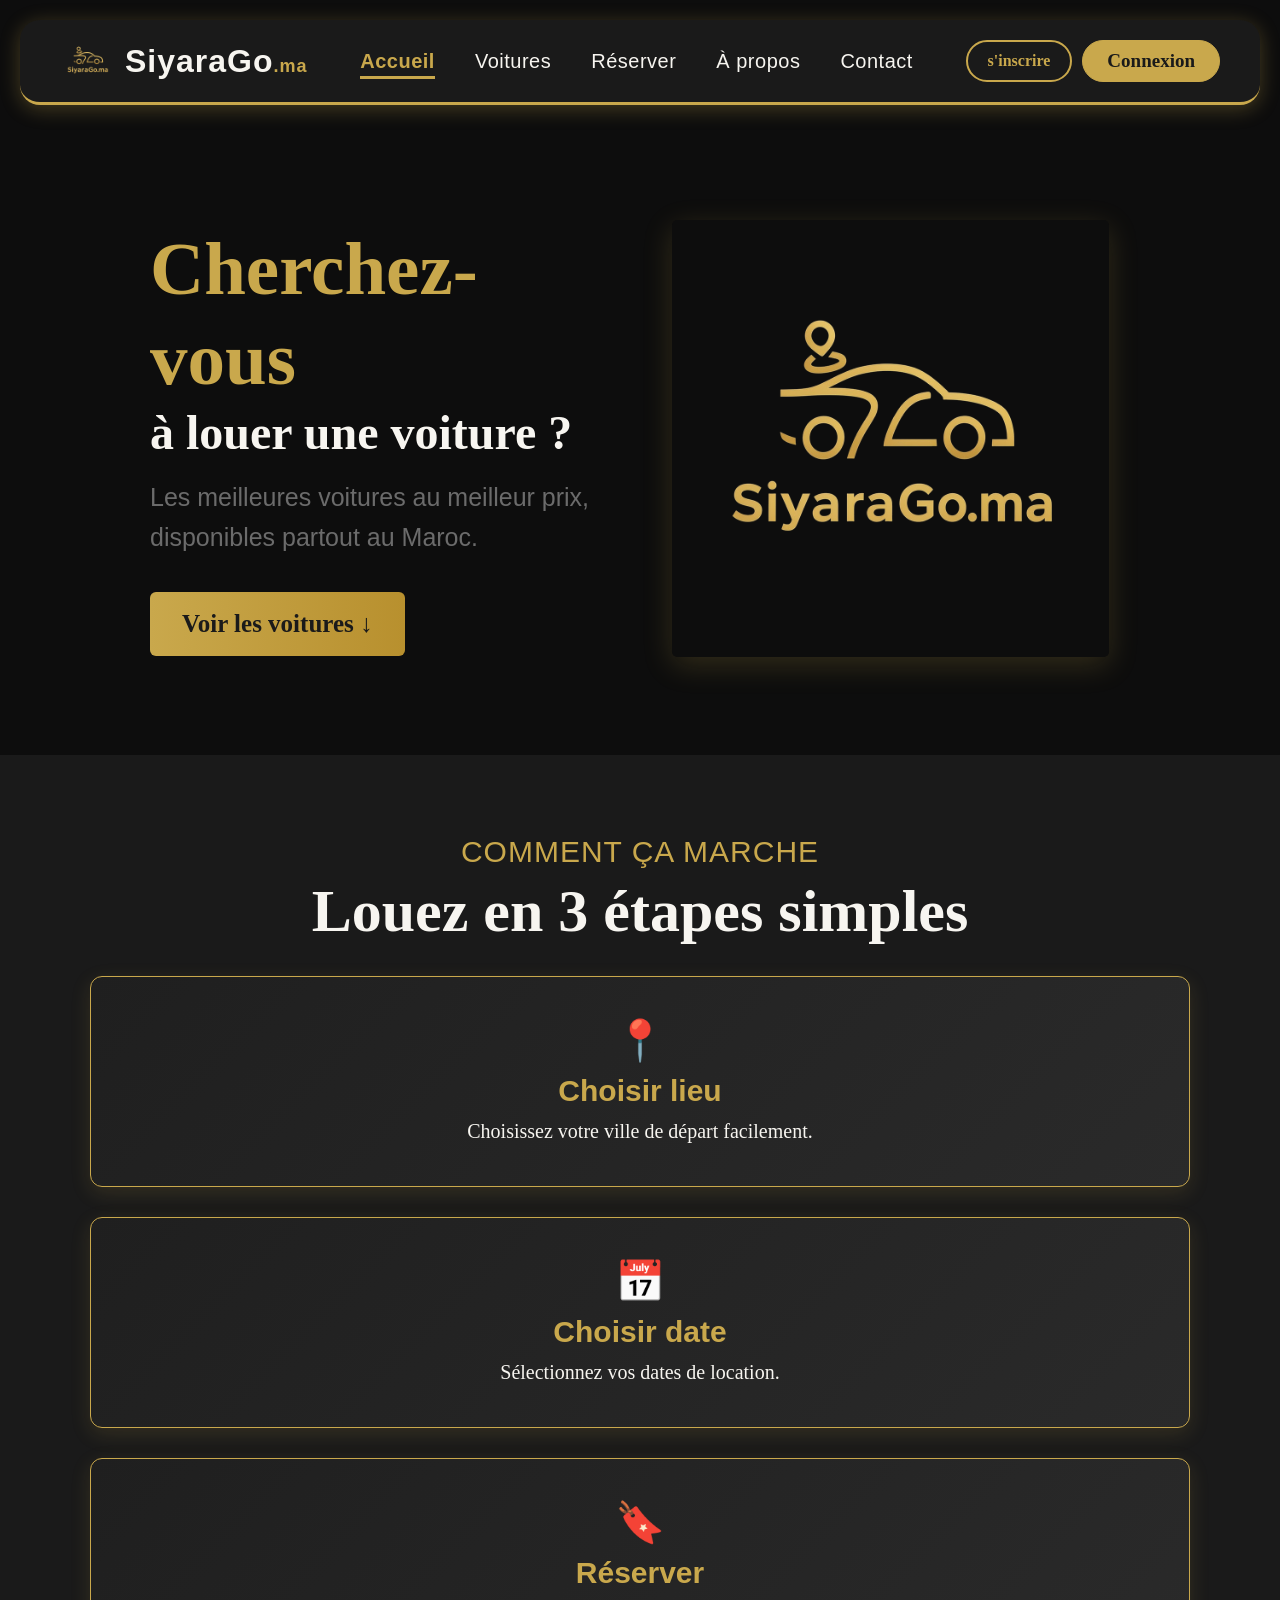
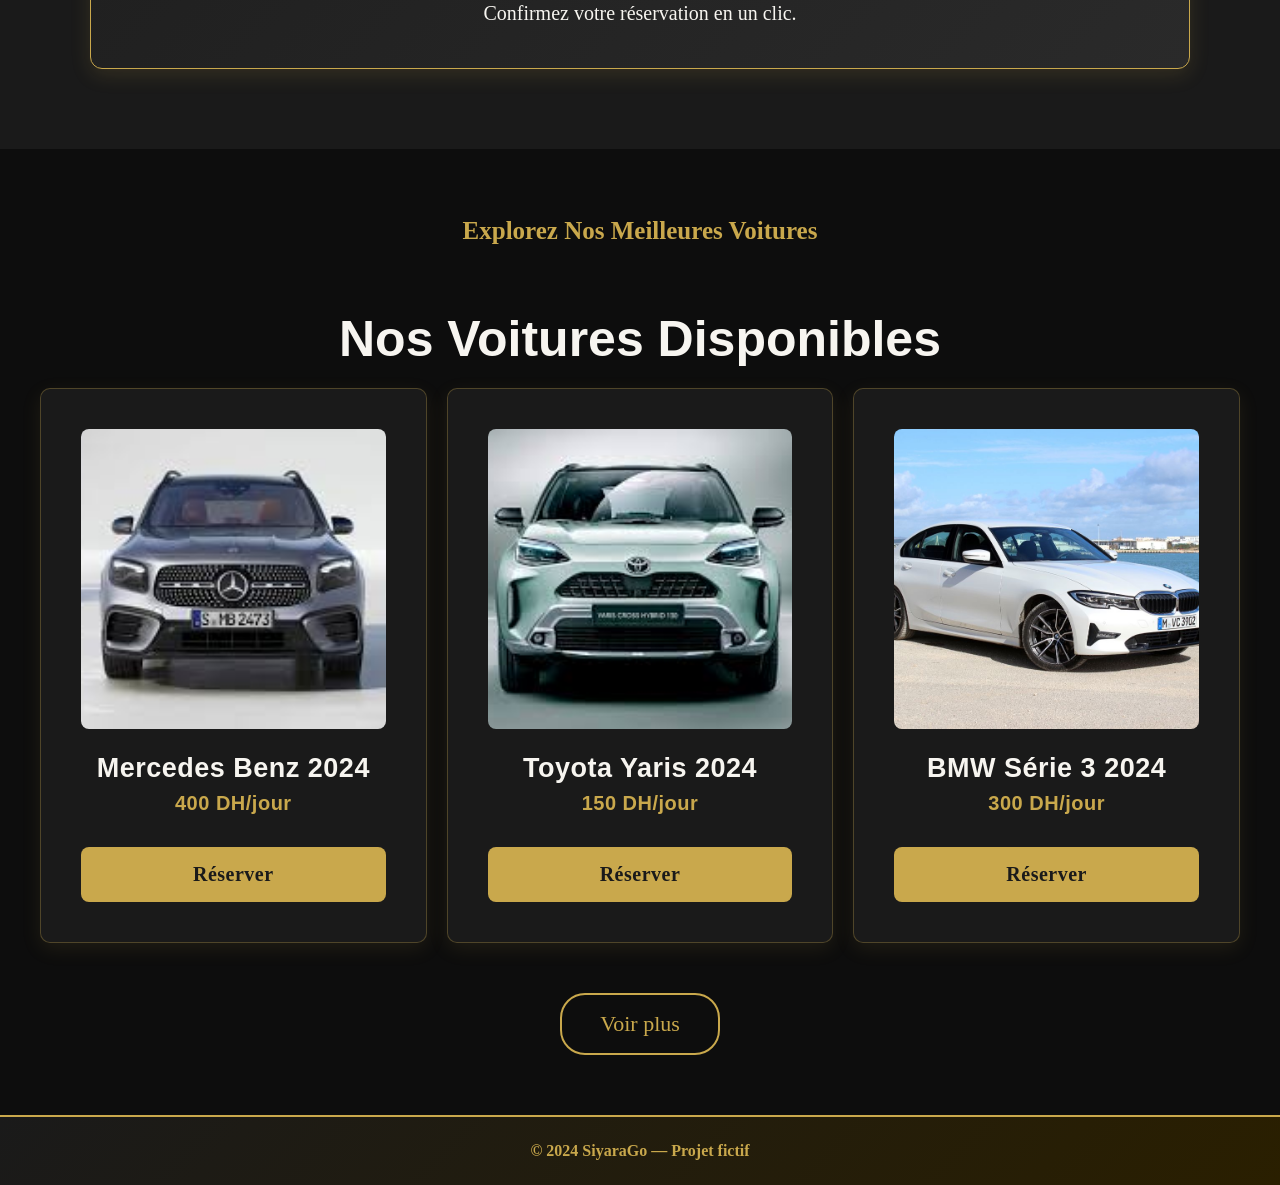
<file: index.html>
<!DOCTYPE html>
<html lang="fr" id="accueil">
<head>
  <meta charset="UTF-8">
  <title>Location Voiture</title>
  <link rel="stylesheet" href="./css/style.css">
</head>
<body>


<nav class="navbar">
  <div class="nav-logo">
    <img src="./img/new logo.png" alt="Logo" style="height: 55px;">
    <span class="nav-brand">
      SiyaraGo<span class="nav-brand-ext">.ma</span>
    </span>
  </div>

  <ul class="nav-links">
    <li><a href="index.html" class="active">Accueil</a></li>
    <li><a href="voiture.html">Voitures</a></li>
    <li><a href="reservation.html">Réserver</a></li>
    <li><a href="apropos.html">À propos</a></li>
    <li><a href="contact.html">Contact</a></li>
  </ul>

  <div class="nav-buttons">
    <button class="btn-sinscrire"><a href="inscription.html">s'inscrire</a></button>
    <button class="btn-connexion" onclick="window.location.href='connexion.html'">Connexion</button>
  </div>
</nav>


<div class="hero">
  <div class="hero-text">
    <h1><span>Cherchez-vous</span><br> à louer une voiture ?</h1>
    <p>Les meilleures voitures au meilleur prix,<br>
    disponibles partout au Maroc.</p>
    <button class="hero-btn" 
      onclick="document.querySelector('.cars')
      .scrollIntoView({behavior:'smooth'})">
      Voir les voitures ↓
    </button>
  </div>
  <div class="hero-img">
    <img src="./img/new logo.png" alt="voiture SiyaraGo">
  </div>
</div>


<div class="steps">
  <p class="sub">COMMENT ÇA MARCHE</p>
  <h2>Louez en 3 étapes simples</h2>
  <div class="steps-row">
    <div class="step">
      <div class="icon">📍</div>
      <h3>Choisir lieu</h3>
      <p>Choisissez votre ville de départ facilement.</p>
    </div>
    <div class="step">
      <div class="icon">📅</div>
      <h3>Choisir date</h3>
      <p>Sélectionnez vos dates de location.</p>
    </div>
    <div class="step">
      <div class="icon">🔖</div>
      <h3>Réserver</h3>
      <p>Confirmez votre réservation en un clic.</p>
    </div>
  </div>
</div>


<div class="cars">
  
  <h2>Explorez Nos Meilleures Voitures</h2>

  <div class="cars-row" id="liste-voitures"></div>
  <h1 class="nos">Nos Voitures Disponibles</h1>

  <div class="cars-grid">
    <div class="car-card">
      <img src="./img/mercedes.png" alt="Mercedes Benz 2024">
      <h3>Mercedes Benz 2024</h3>
      <p>400 DH/jour</p>
      <button class="btn-reserver">Réserver</button> 
    </div>

    <div class="car-card">
      <img src="./img/toyota.png" alt="Toyota Yaris 2024">
      <h3>Toyota Yaris 2024</h3>
      <p>150 DH/jour</p>
      <button class="btn-reserver">Réserver</button> 
    </div>

    <div class="car-card">
      <img src="./img/BMW.png" alt="BMW Série 3 2024">
      <h3>BMW Série 3 2024</h3>
      <p>300 DH/jour</p>
      <button class="btn-reserver">Réserver</button> 
    </div>


  </div>
    <div class="cars-plus">
      <button class="btn-plus" ><a href="voiture.html">Voir plus</a></button>
    </div>
  </div>

  </div>


<footer>
  <p>© 2024 SiyaraGo — Projet fictif</p>
</footer>
<script src="./js/script.js"></script>

</body>
</html>
</file>
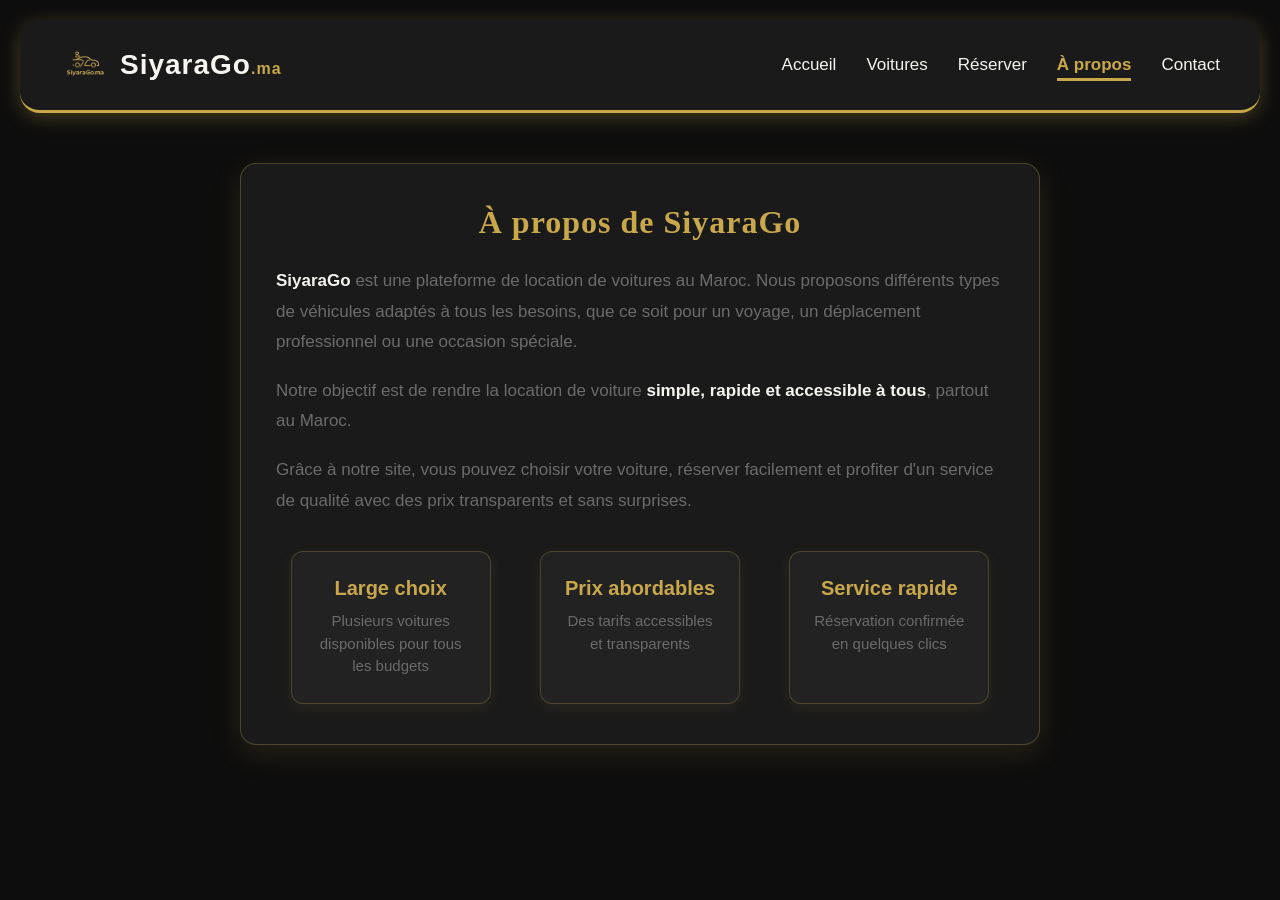
<file: apropos.html>
<!DOCTYPE html>
<html lang="fr">
<head>
  <meta charset="UTF-8">
  <title>À propos — SiyaraGo</title>
  <style>
    :root {
      --primary: #0D0D0D;
      --accent:  #C9A84C;
      --light:   #F7F5F0;
      --mid:     #6B6B6B;
      --dark:    #1A1A1A;
    }

    * { margin: 0; padding: 0; box-sizing: border-box; }

    body {
      font-family: 'Segoe UI', Arial, sans-serif;
      background: var(--primary);
      min-height: 100vh;
      display: flex;
      flex-direction: column;
      align-items: center;
    }

    
    .navbar {
      width: calc(100% - 40px);
      display: flex;
      align-items: center;
      justify-content: space-between;
      flex-shrink: 0;
      flex-wrap: nowrap;
      background-color: var(--dark);
      padding: 20px 40px;
      margin: 20px;
      border-bottom: 3px solid var(--accent);
      box-shadow: 0 4px 20px rgba(201, 168, 76, 0.3);
      position: sticky;
      top: 10px;
      z-index: 1000;
      border-radius: 20px;
    }

    .nav-logo {
      display: flex;
      align-items: center;
      gap: 10px;
      flex-shrink: 0;
    }

    .nav-brand {
      font-size: 28px;
      font-weight: bold;
      color: var(--light);
      font-family: 'Segoe UI', sans-serif;
      letter-spacing: 1px;
      white-space: nowrap;
    }

    .nav-brand-ext {
      color: var(--accent);
      font-size: 16px;
    }

    .nav-links {
      display: flex;
      list-style: none;
      gap: 30px;
      flex-shrink: 0;
    }

    .nav-links a {
      color: var(--light);
      text-decoration: none;
      font-size: 17px;
      font-weight: 500;
      padding: 7px 0;
      position: relative;
      transition: color 0.3s ease;
      font-family: 'Segoe UI', sans-serif;
      white-space: nowrap;
    }

    .nav-links a::after {
      content: '';
      position: absolute;
      bottom: 0; left: 0;
      width: 0%;
      height: 3px;
      background-color: var(--accent);
      transition: width 0.3s ease;
    }

    .nav-links a:hover::after,
    .nav-links a.active::after { width: 100%; }

    .nav-links a:hover,
    .nav-links a.active {
      color: var(--accent);
      font-weight: 900;
    }

    
    .about-container {
      width: 100%;
      max-width: 800px;
      margin: 30px auto 50px;
      background: var(--dark);
      padding: 40px 35px;
      border-radius: 16px;
      border: 1px solid rgba(201, 168, 76, 0.3);
      box-shadow: 0 8px 30px rgba(201, 168, 76, 0.15);
    }

    .about-container h2 {
      text-align: center;
      color: var(--accent);
      font-family: 'Times New Roman', Times, serif;
      font-size: 32px;
      margin-bottom: 25px;
      letter-spacing: 1px;
    }

    .about-container p {
      font-size: 17px;
      line-height: 1.8;
      color: var(--mid);
      margin-bottom: 18px;
    }

    .about-container p strong {
      color: var(--light);
    }

   
    .features {
      display: flex;
      justify-content: space-around;
      gap: 20px;
      margin-top: 35px;
      flex-wrap: wrap;
    }

    .feature {
      text-align: center;
      flex: 1;
      min-width: 150px;
      max-width: 200px;
      padding: 25px 20px;
      background: #222;
      border: 1px solid rgba(201, 168, 76, 0.25);
      border-radius: 12px;
      box-shadow: 0 4px 14px rgba(201, 168, 76, 0.1);
      transition: transform 0.3s ease, box-shadow 0.3s ease, border-color 0.3s ease;
    }

    .feature:hover {
      transform: translateY(-6px);
      box-shadow: 0 10px 24px rgba(201, 168, 76, 0.25);
      border-color: var(--accent);
    }

    .feature h3 {
      color: var(--accent);
      margin-bottom: 10px;
      font-size: 20px;
    }

    .feature p {
      color: var(--mid);
      font-size: 15px;
      line-height: 1.5;
      margin-bottom: 0;
    }

    @media (max-width: 768px) {
      .navbar {
        flex-wrap: wrap;
        gap: 12px;
        padding: 15px 20px;
        margin: 10px;
        width: calc(100% - 20px);
      }
      .nav-links { gap: 15px; flex-wrap: wrap; }
      .about-container { margin: 20px 15px 40px; padding: 25px 20px; }
      .features { flex-direction: column; align-items: center; }
      .feature { max-width: 100%; width: 100%; }
    }
  </style>
</head>

<body>

  <nav class="navbar">
    <div class="nav-logo">
      <img src="./img/new logo.png" alt="Logo SiyaraGo" style="height: 50px;">
      <span class="nav-brand">SiyaraGo<span class="nav-brand-ext">.ma</span></span>
    </div>
    <ul class="nav-links">
      <li><a href="index.html">Accueil</a></li>
      <li><a href="voiture.html">Voitures</a></li>
      <li><a href="reservation.html">Réserver</a></li>
      <li><a href="apropos.html" class="active">À propos</a></li>
      <li><a href="contact.html">Contact</a></li>
    </ul>
  </nav>

  <div class="about-container">
    <h2>À propos de SiyaraGo</h2>

    <p>
      <strong>SiyaraGo</strong> est une plateforme de location de voitures au Maroc.
      Nous proposons différents types de véhicules adaptés à tous les besoins,
      que ce soit pour un voyage, un déplacement professionnel ou une occasion spéciale.
    </p>

    <p>
      Notre objectif est de rendre la location de voiture <strong>simple,
      rapide et accessible à tous</strong>, partout au Maroc.
    </p>

    <p>
      Grâce à notre site, vous pouvez choisir votre voiture,
      réserver facilement et profiter d'un service de qualité
      avec des prix transparents et sans surprises.
    </p>

    <div class="features">
      <div class="feature">
        <h3> Large choix</h3>
        <p>Plusieurs voitures disponibles pour tous les budgets</p>
      </div>
      <div class="feature">
        <h3> Prix abordables</h3>
        <p>Des tarifs accessibles et transparents</p>
      </div>
      <div class="feature">
        <h3> Service rapide</h3>
        <p>Réservation confirmée en quelques clics</p>
      </div>
    </div>
  </div>

</body>
</html>
</file>
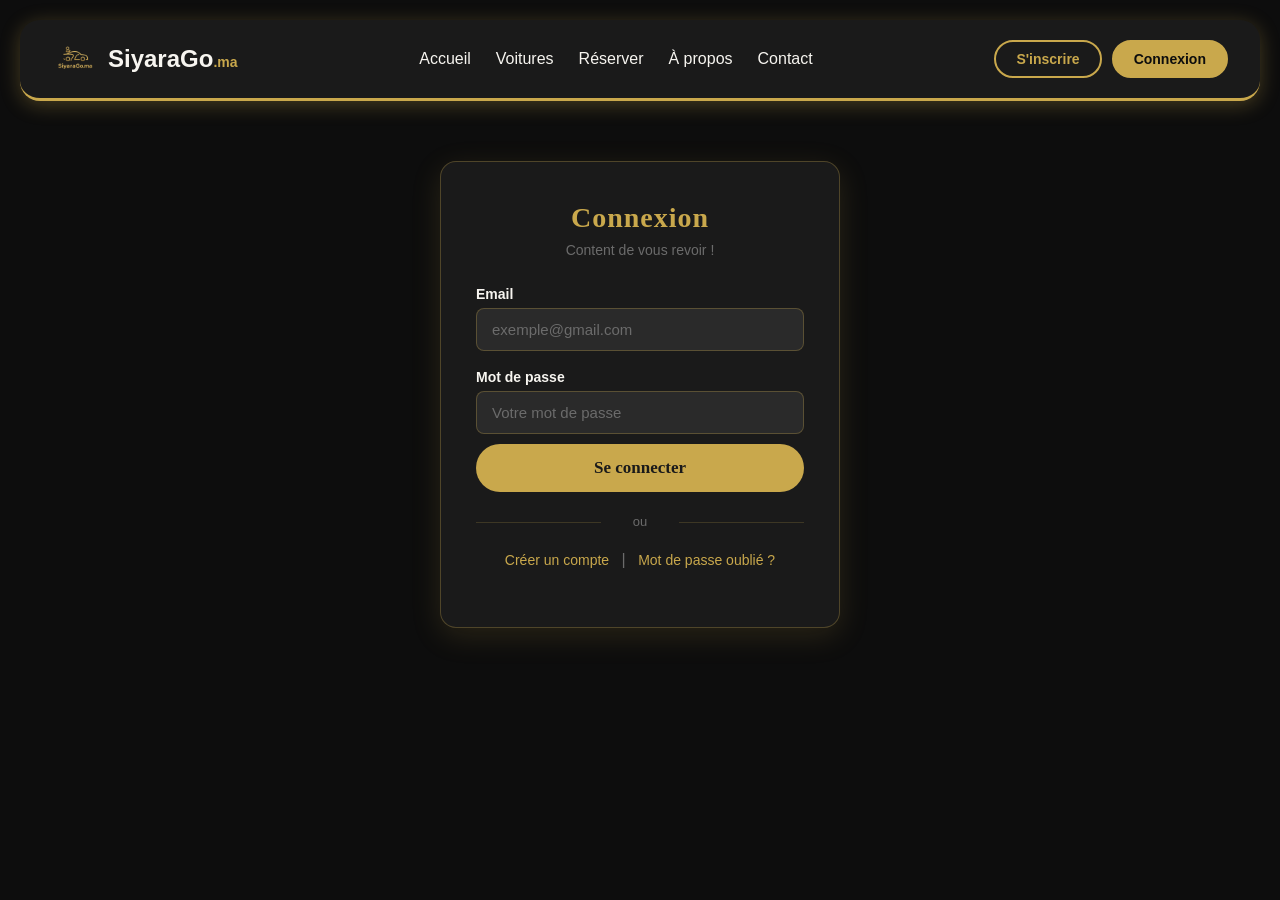
<file: connexion.html>
<!DOCTYPE html>
<html lang="fr">
<head>
  <meta charset="UTF-8">
  <title>Connexion — SiyaraGo</title>
  <style>
    :root {
      --primary: #0D0D0D;
      --accent:  #C9A84C;
      --light:   #F7F5F0;
      --mid:     #6B6B6B;
      --dark:    #1A1A1A;
    }

    * { margin: 0; padding: 0; box-sizing: border-box; }

    body {
      font-family: 'Segoe UI', Arial, sans-serif;
      background: var(--primary);
      min-height: 100vh;
      display: flex;
      flex-direction: column;
      align-items: center;
    }

    .navbar {
      width: calc(100% - 40px);
      display: flex;
      align-items: center;
      justify-content: space-between;
      background: var(--dark);
      padding: 16px 32px;
      margin: 20px;
      border-radius: 20px;
      border-bottom: 3px solid var(--accent);
      box-shadow: 0 4px 20px rgba(201, 168, 76, 0.3);
      position: sticky;
      top: 10px;
      z-index: 1000;
    }

    .nav-logo {
      display: flex;
      align-items: center;
      gap: 10px;
    }

    .nav-brand {
      font-size: 24px;
      font-weight: bold;
      color: var(--light);
    }

    .nav-brand-ext {
      color: var(--accent);
      font-size: 14px;
    }

    .nav-links {
      display: flex;
      list-style: none;
      gap: 25px;
    }

    .nav-links a {
      color: var(--light);
      text-decoration: none;
      font-size: 16px;
      padding-bottom: 4px;
      border-bottom: 2px solid transparent;
      transition: all 0.3s ease;
    }

    .nav-links a:hover,
    .nav-links a.active {
      color: var(--accent);
      border-bottom: 2px solid var(--accent);
    }

    .nav-buttons { display: flex; gap: 10px; }

    .nav-buttons button {
      padding: 9px 20px;
      border-radius: 25px;
      cursor: pointer;
      font-size: 14px;
      font-weight: bold;
      border: 2px solid var(--accent);
      transition: all 0.3s ease;
    }

    .nav-buttons button:first-child {
      background: transparent;
      color: var(--accent);
    }

    .nav-buttons button:first-child:hover {
      background: var(--accent);
      color: var(--primary);
    }

    .nav-buttons button:last-child {
      background: var(--accent);
      color: var(--primary);
    }

    .nav-buttons button:last-child:hover { background: #b8902e; }

   
    .login-card {
      width: 100%;
      max-width: 400px;
      margin: 40px auto 50px;
      background: var(--dark);
      padding: 40px 35px;
      border-radius: 16px;
      border: 1px solid rgba(201, 168, 76, 0.3);
      box-shadow: 0 8px 30px rgba(201, 168, 76, 0.15);
    }

    .login-card h2 {
      text-align: center;
      color: var(--accent);
      font-family: 'Times New Roman', Times, serif;
      font-size: 28px;
      margin-bottom: 8px;
      letter-spacing: 1px;
    }

    .subtitle {
      text-align: center;
      color: var(--mid);
      font-size: 14px;
      margin-bottom: 28px;
    }

    .form-group { margin-bottom: 18px; }

    label {
      display: block;
      color: var(--light);
      font-size: 14px;
      font-weight: bold;
      margin-bottom: 6px;
    }

    input {
      width: 100%;
      padding: 12px 15px;
      background: #2a2a2a;
      border: 1px solid rgba(201, 168, 76, 0.3);
      border-radius: 8px;
      color: var(--light);
      font-size: 15px;
      outline: none;
      transition: border-color 0.3s ease, box-shadow 0.3s ease;
      box-sizing: border-box;
    }

    input:focus {
      border-color: var(--accent);
      box-shadow: 0 0 8px rgba(201, 168, 76, 0.3);
    }

    input::placeholder { color: var(--mid); }

    .input-wrapper { position: relative; }

    .input-wrapper input { padding-right: 44px; }

    .toggle-pw {
      position: absolute;
      right: 14px;
      top: 50%;
      transform: translateY(-50%);
      background: none;
      border: none;
      cursor: pointer;
      font-size: 18px;
      padding: 0;
      width: auto;
      margin: 0;
    }

    .toggle-pw:hover { background: none; box-shadow: none; }

    .btn-login {
      width: 100%;
      padding: 14px;
      margin-top: 10px;
      background: var(--accent);
      color: var(--dark);
      border: none;
      border-radius: 25px;
      font-size: 17px;
      font-weight: bold;
      cursor: pointer;
      font-family: 'Times New Roman', Times, serif;
      transition: background 0.3s ease, box-shadow 0.3s ease;
    }

    .btn-login:hover {
      background: #b8902e;
      box-shadow: 0 4px 14px rgba(201, 168, 76, 0.4);
    }

    .error-msg {
      display: none;
      background: rgba(201, 68, 68, 0.12);
      border: 1px solid rgba(201, 68, 68, 0.4);
      color: #e07070;
      padding: 10px 14px;
      border-radius: 8px;
      font-size: 14px;
      margin-top: 14px;
      text-align: center;
    }

    .success-msg {
      display: none;
      background: rgba(201, 168, 76, 0.1);
      border: 1px solid rgba(201, 168, 76, 0.4);
      color: var(--accent);
      padding: 14px;
      border-radius: 8px;
      font-size: 15px;
      margin-top: 14px;
      text-align: center;
      font-weight: bold;
    }

    .divider {
      text-align: center;
      color: var(--mid);
      font-size: 13px;
      margin: 22px 0;
      position: relative;
    }

    .divider::before,
    .divider::after {
      content: '';
      position: absolute;
      top: 50%;
      width: 38%;
      height: 1px;
      background: rgba(201, 168, 76, 0.2);
    }

    .divider::before { left: 0; }
    .divider::after  { right: 0; }

    .links { text-align: center; }

    .links a {
      color: var(--accent);
      text-decoration: none;
      font-size: 14px;
      transition: opacity 0.3s;
    }

    .links a:hover { opacity: 0.75; }

    .links span {
      color: var(--mid);
      margin: 0 8px;
    }
  </style>
</head>

<body>

  <nav class="navbar">
    <div class="nav-logo">
      <img src="./img/new logo.png" alt="Logo SiyaraGo" style="height: 46px;">
      <span class="nav-brand">SiyaraGo<span class="nav-brand-ext">.ma</span></span>
    </div>

    <ul class="nav-links">
      <li><a href="index.html">Accueil</a></li>
      <li><a href="voiture.html">Voitures</a></li>
      <li><a href="reservation.html">Réserver</a></li>
      <li><a href="apropos.html">À propos</a></li>
      <li><a href="contact.html">Contact</a></li>
    </ul>

    <div class="nav-buttons">
      <button onclick="window.location.href='inscription.html'">S'inscrire</button>
      <button onclick="window.location.href='connexion.html'">Connexion</button>
    </div>
  </nav>

  <div class="login-card">
    <h2> Connexion</h2>
    <p class="subtitle">Content de vous revoir !</p>

    <div class="form-group">
      <label>Email</label>
      <input type="email" id="email" placeholder="exemple@gmail.com">
    </div>

    <div class="form-group">
      <label>Mot de passe</label>
      <div class="input-wrapper">
        <input type="password" id="password" placeholder="Votre mot de passe">
    </div>

    <button class="btn-login" onclick="connecter()">Se connecter</button>

    <div class="error-msg"   id="error-msg"></div>
    <div class="success-msg" id="success-msg"></div>

    <div class="divider">ou</div>

    <div class="links">
      <a href="inscription.html">Créer un compte</a>
      <span>|</span>
      <a href="#">Mot de passe oublié ?</a>
    </div>
  </div>

  <script>
    

    function connecter() {
      const email    = document.getElementById("email").value.trim();
      const password = document.getElementById("password").value;
      const errorDiv   = document.getElementById("error-msg");
      const successDiv = document.getElementById("success-msg");
      const emailRegex = /^[^\s@]+@[^\s@]+\.[^\s@]+$/;

      errorDiv.style.display   = "none";
      successDiv.style.display = "none";

      if (!email || !password) {
        errorDiv.textContent   = " Veuillez remplir tous les champs !";
        errorDiv.style.display = "block";
        return;
      }

      if (!emailRegex.test(email)) {
        errorDiv.textContent   = " Email non valide !";
        errorDiv.style.display = "block";
        return;
      }

      if (password.length < 6) {
        errorDiv.textContent   = " Mot de passe trop court (min. 6 caractères) !";
        errorDiv.style.display = "block";
        return;
      }

      successDiv.innerHTML =
        " Connexion réussie !<br>" +
        "<a href='index.html' style='color:var(--accent);font-size:14px;" +
        "text-decoration:none;display:block;margin-top:10px;'>← Aller à l'accueil</a>";
      successDiv.style.display = "block";
    }
  </script>

</body>
</html>
</file>
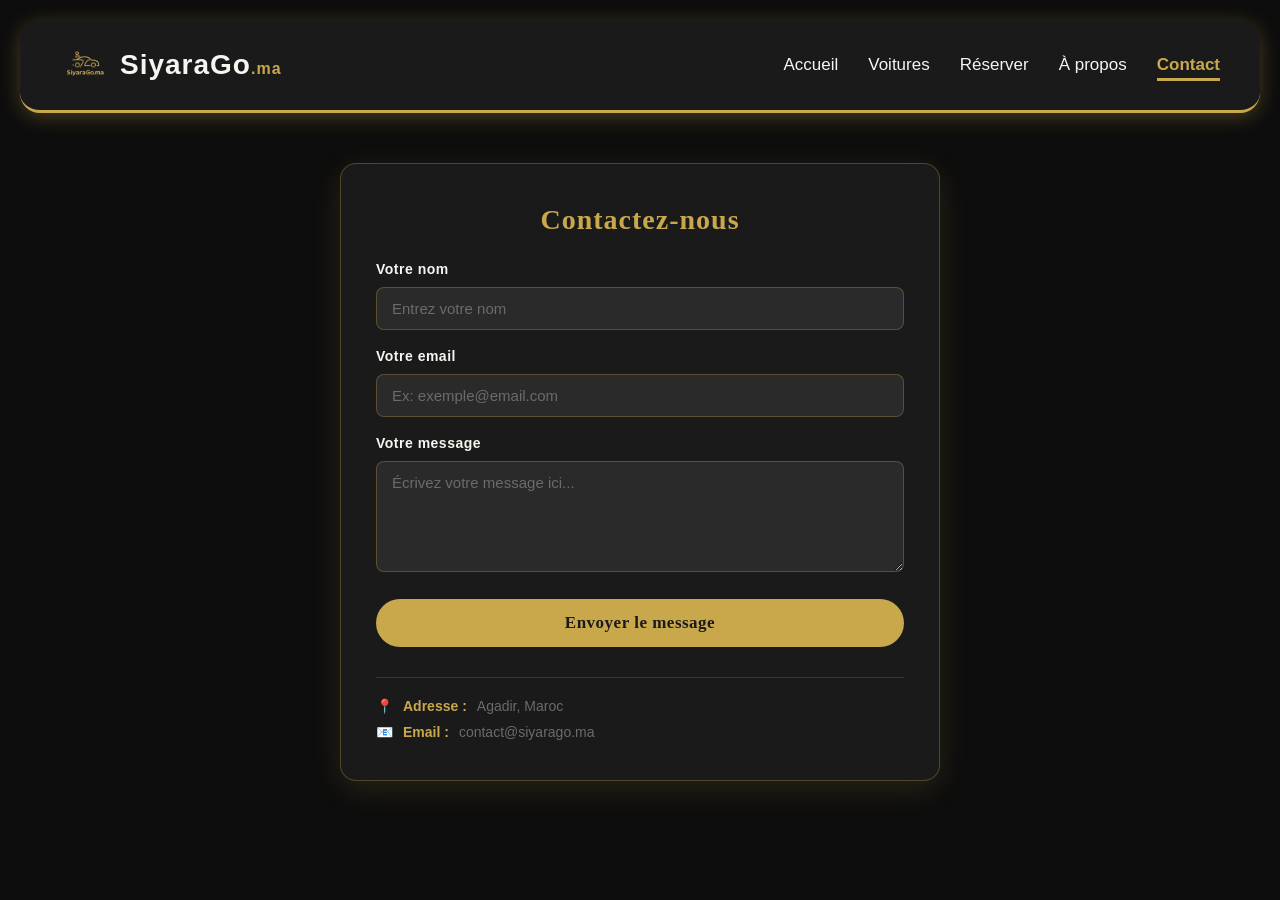
<file: contact.html>
<!DOCTYPE html>
<html lang="fr">
<head>
  <meta charset="UTF-8">
  <title>Contact — SiyaraGo</title>
  <style>
    :root {
      --primary: #0D0D0D;
      --accent:  #C9A84C;
      --light:   #F7F5F0;
      --mid:     #6B6B6B;
      --dark:    #1A1A1A;
    }

    * { margin: 0; padding: 0; box-sizing: border-box; }

    body {
      font-family: 'Segoe UI', Arial, sans-serif;
      background: var(--primary);
      min-height: 100vh;
      display: flex;
      flex-direction: column;
      align-items: center;
    }

    
    .navbar {
      width: calc(100% - 40px);
      display: flex;
      align-items: center;
      justify-content: space-between;
      flex-shrink: 0;
      background-color: var(--dark);
      padding: 20px 40px;
      margin: 20px;
      border-bottom: 3px solid var(--accent);
      box-shadow: 0 4px 20px rgba(201, 168, 76, 0.3);
      position: sticky;
      top: 10px;
      z-index: 1000;
      border-radius: 20px;
    }

    .nav-logo {
      display: flex;
      align-items: center;
      gap: 10px;
      flex-shrink: 0;
    }

    .nav-brand {
      font-size: 28px;
      font-weight: bold;
      color: var(--light);
      font-family: 'Segoe UI', sans-serif;
      letter-spacing: 1px;
      white-space: nowrap;
    }

    .nav-brand-ext {
      color: var(--accent);
      font-size: 16px;
    }

    .nav-links {
      display: flex;
      list-style: none;
      gap: 30px;
      flex-shrink: 0;
    }

    .nav-links a {
      color: var(--light);
      text-decoration: none;
      font-size: 17px;
      font-weight: 500;
      padding: 7px 0;
      position: relative;
      transition: color 0.3s ease;
      font-family: 'Segoe UI', sans-serif;
      white-space: nowrap;
    }

    .nav-links a::after {
      content: '';
      position: absolute;
      bottom: 0; left: 0;
      width: 0%;
      height: 3px;
      background-color: var(--accent);
      transition: width 0.3s ease;
    }

    .nav-links a:hover::after,
    .nav-links a.active::after { width: 100%; }

    .nav-links a:hover,
    .nav-links a.active {
      color: var(--accent);
      font-weight: 900;
    }

   
    .contact-container {
      width: 100%;
      max-width: 600px;
      margin: 30px auto 50px;
      background: var(--dark);
      padding: 40px 35px;
      border-radius: 16px;
      border: 1px solid rgba(201, 168, 76, 0.3);
      box-shadow: 0 8px 30px rgba(201, 168, 76, 0.15);
    }

    .contact-container h2 {
      text-align: center;
      color: var(--accent);
      font-family: 'Times New Roman', Times, serif;
      font-size: 28px;
      margin-bottom: 25px;
      letter-spacing: 1px;
    }

    label {
      display: block;
      color: var(--light);
      font-size: 14px;
      font-weight: bold;
      margin-bottom: 5px;
      letter-spacing: 0.5px;
    }

    input, textarea {
      width: 100%;
      padding: 12px 15px;
      margin: 5px 0 18px;
      background: #2a2a2a;
      border: 1px solid rgba(201, 168, 76, 0.3);
      border-radius: 8px;
      color: var(--light);
      font-size: 15px;
      font-family: 'Segoe UI', Arial, sans-serif;
      transition: border-color 0.3s ease, box-shadow 0.3s ease;
      outline: none;
      box-sizing: border-box;
      resize: vertical;
    }

    input:focus, textarea:focus {
      border-color: var(--accent);
      box-shadow: 0 0 8px rgba(201, 168, 76, 0.3);
    }

    input::placeholder, textarea::placeholder {
      color: var(--mid);
    }

    button {
      width: 100%;
      padding: 14px;
      margin-top: 5px;
      background: var(--accent);
      color: var(--dark);
      border: none;
      border-radius: 25px;
      cursor: pointer;
      font-size: 17px;
      font-weight: bold;
      font-family: 'Times New Roman', Times, serif;
      letter-spacing: 0.5px;
      transition: background 0.3s ease, box-shadow 0.3s ease;
    }

    button:hover {
      background: #b8902e;
      box-shadow: 0 4px 14px rgba(201, 168, 76, 0.4);
    }

  
    .contact-info {
      margin-top: 30px;
      border-top: 1px solid rgba(201, 168, 76, 0.2);
      padding-top: 20px;
      display: flex;
      flex-direction: column;
      gap: 10px;
    }

    .contact-info p {
      color: var(--mid);
      font-size: 14px;
      display: flex;
      align-items: center;
      gap: 10px;
    }

    .contact-info p span {
      color: var(--accent);
      font-weight: bold;
    }

    @media (max-width: 768px) {
      .navbar {
        flex-wrap: wrap;
        gap: 12px;
        padding: 15px 20px;
        margin: 10px;
        width: calc(100% - 20px);
      }
      .nav-links { gap: 15px; flex-wrap: wrap; }
      .contact-container { margin: 20px 15px 40px; padding: 25px 20px; }
    }
  </style>
</head>

<body>

  <nav class="navbar">
    <div class="nav-logo">
      <img src="./img/new logo.png" alt="Logo SiyaraGo" style="height: 50px;">
      <span class="nav-brand">SiyaraGo<span class="nav-brand-ext">.ma</span></span>
    </div>
    <ul class="nav-links">
      <li><a href="index.html">Accueil</a></li>
      <li><a href="voiture.html">Voitures</a></li>
      <li><a href="reservation.html">Réserver</a></li>
      <li><a href="apropos.html">À propos</a></li>
      <li><a href="contact.html" class="active">Contact</a></li>
    </ul>
  </nav>

  <div class="contact-container">
    <h2> Contactez-nous</h2>

    <label>Votre nom</label>
    <input type="text" id="nom" placeholder="Entrez votre nom" required>

    <label>Votre email</label>
    <input type="email" id="email" placeholder="Ex: exemple@email.com" required>

    <label>Votre message</label>
    <textarea id="message" rows="5" placeholder="Écrivez votre message ici..."></textarea>

    <button onclick="envoyer()">Envoyer le message</button>

    <div class="contact-info">
      <p>📍 <span>Adresse :</span> Agadir, Maroc</p>
      <p>📧 <span>Email :</span> contact@siyarago.ma</p>
    </div>
  </div>

  <script>
    function envoyer(){
      const nom     = document.getElementById("nom").value.trim();
      const email   = document.getElementById("email").value.trim();
      const message = document.getElementById("message").value.trim();
      const emailRegex = /^[^\s@]+@[^\s@]+\.[^\s@]+$/;

      if(nom === ""){
        alert("Veuillez entrer votre nom !");
        return;
      }
      if(email === ""){
        alert("Veuillez entrer votre email !");
        return;
      }
      if(!emailRegex.test(email)){
        alert("Email non valide !");
        return;
      }
      if(message === ""){
        alert("Veuillez entrer votre message !");
        return;
      }

      alert("Message envoyé avec succès ! Nous vous répondrons très bientôt ");

    
      document.getElementById("nom").value = "";
      document.getElementById("email").value = "";
      document.getElementById("message").value = "";
    }
  </script>

</body>
</html>
</file>
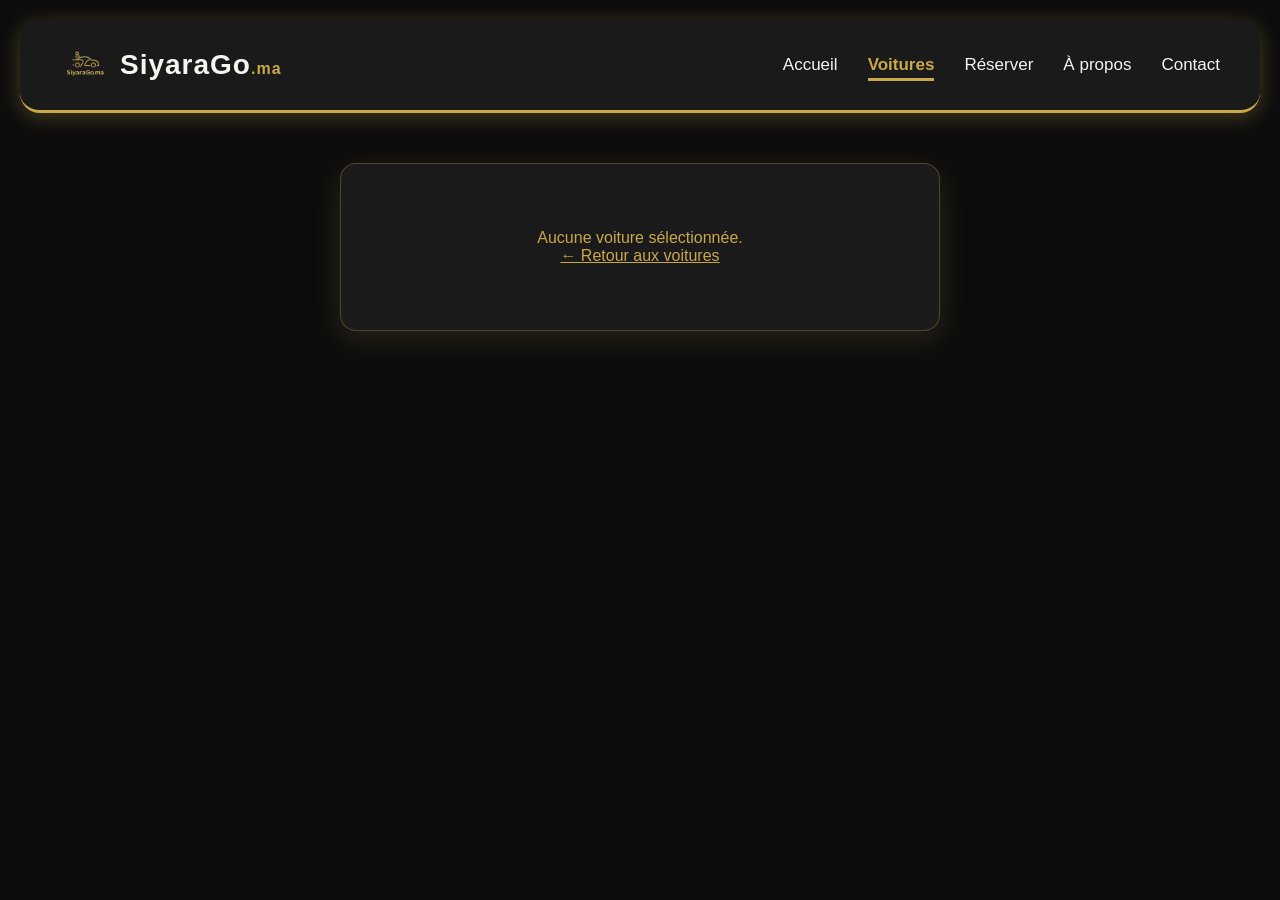
<file: details.html>
<!DOCTYPE html>
<html lang="fr" id="details">
<head>
  <meta charset="UTF-8">
  <title>Détail — SiyaraGo</title>
  <style>
    :root {
      --primary: #0D0D0D;
      --accent:  #C9A84C;
      --light:   #F7F5F0;
      --mid:     #6B6B6B;
      --dark:    #1A1A1A;
    }

    * { margin: 0; padding: 0; box-sizing: border-box; }

    body {
      font-family: 'Segoe UI', Arial, sans-serif;
      background: var(--primary);
      min-height: 100vh;
      display: flex;
      flex-direction: column;
      align-items: center;
    }

   
    .navbar {
      width: calc(100% - 40px);
      display: flex;
      align-items: center;
      justify-content: space-between;
      flex-shrink: 0;
      flex-wrap: nowrap;
      background-color: var(--dark);
      padding: 20px 40px;
      margin: 20px;
      border-bottom: 3px solid var(--accent);
      box-shadow: 0 4px 20px rgba(201, 168, 76, 0.3);
      position: sticky;
      top: 10px;
      z-index: 1000;
      border-radius: 20px;
    }

    .nav-logo {
      display: flex;
      align-items: center;
      gap: 10px;
      flex-shrink: 0;
    }

    .nav-brand {
      font-size: 28px;
      font-weight: bold;
      color: var(--light);
      font-family: 'Segoe UI', sans-serif;
      letter-spacing: 1px;
      white-space: nowrap;
    }

    .nav-brand-ext {
      color: var(--accent);
      font-size: 16px;
    }

    .nav-links {
      display: flex;
      list-style: none;
      gap: 30px;
      flex-shrink: 0;
    }

    .nav-links a {
      color: var(--light);
      text-decoration: none;
      font-size: 17px;
      font-weight: 500;
      padding: 7px 0;
      position: relative;
      transition: color 0.3s ease;
      font-family: 'Segoe UI', sans-serif;
      white-space: nowrap;
    }

    .nav-links a::after {
      content: '';
      position: absolute;
      bottom: 0; left: 0;
      width: 0%;
      height: 3px;
      background-color: var(--accent);
      transition: width 0.3s ease;
    }

    .nav-links a:hover::after,
    .nav-links a.active::after { width: 100%; }

    .nav-links a:hover,
    .nav-links a.active {
      color: var(--accent);
      font-weight: 900;
    }

   
    .card {
      width: 100%;
      max-width: 600px;
      margin: 30px auto 50px;
      background: var(--dark);
      padding: 25px;
      border-radius: 16px;
      border: 1px solid rgba(201, 168, 76, 0.3);
      box-shadow: 0 8px 30px rgba(201, 168, 76, 0.15);
      transition: transform 0.3s ease, box-shadow 0.3s ease;
    }

    
    .card:hover {
      transform: translateY(-6px);
      box-shadow: 0 14px 35px rgba(201, 168, 76, 0.3);
      border-color: var(--accent);
    }

    .card img {
      width: 100%;
      height: 280px;
      object-fit: cover;
      border-radius: 10px;
      border-bottom: 3px solid var(--accent);
      margin-bottom: 20px;
    }

    .card-title {
      font-size: 24px;
      font-weight: bold;
      color: var(--light);
      font-family: 'Segoe UI', sans-serif;
      margin-bottom: 10px;
      letter-spacing: 0.5px;
    }

    #nom {
      font-size: 24px;
      font-weight: bold;
      color: var(--light);
      font-family: 'Segoe UI', sans-serif;
      margin-bottom: 10px;
    }

    #prix {
      font-size: 20px;
      font-weight: bold;
      color: var(--accent);
      margin-bottom: 15px;
    }

    .spec {
      margin: 8px 0;
      color: var(--mid);
      font-size: 15px;
      display: flex;
      align-items: center;
      gap: 8px;
    }

    .spec span {
      color: var(--light);
      font-weight: bold;
    }

    .badge {
      display: inline-block;
      background: var(--accent);
      color: var(--dark);
      padding: 4px 12px;
      border-radius: 20px;
      font-size: 13px;
      font-weight: bold;
      margin: 12px 0;
    }

    .card button {
      width: 100%;
      padding: 14px;
      margin-top: 18px;
      background: var(--accent);
      color: var(--dark);
      border: none;
      border-radius: 25px;
      font-size: 17px;
      font-weight: bold;
      cursor: pointer;
      font-family: 'Times New Roman', Times, serif;
      transition: background 0.3s ease, box-shadow 0.3s ease;
      letter-spacing: 0.5px;
    }

   
    .card button:hover {
      background: #b8902e;
      box-shadow: 0 4px 14px rgba(201, 168, 76, 0.4);
    }

    @media (max-width: 768px) {
      .navbar {
        flex-wrap: wrap;
        gap: 12px;
        padding: 15px 20px;
        margin: 10px;
        width: calc(100% - 20px);
      }
      .nav-links { gap: 15px; flex-wrap: wrap; }
      .card { margin: 20px 15px 40px; }
    }
  </style>
</head>

<body>

  <nav class="navbar">
    <div class="nav-logo">
      <img src="./img/new logo.png" alt="Logo" style="height: 50px;">
      <span class="nav-brand">SiyaraGo<span class="nav-brand-ext">.ma</span></span>
    </div>
    <ul class="nav-links">
      <li><a href="index.html">Accueil</a></li>
      <li><a href="voiture.html" class="active">Voitures</a></li>
      <li><a href="reservation.html">Réserver</a></li>
      <li><a href="apropos.html">À propos</a></li>
      <li><a href="contact.html">Contact</a></li>
    </ul>
  </nav>

  <div class="card">
    <img id="image" alt="Photo de la voiture">
    <h2 id="nom"></h2>
    <p id="prix"></p>

    <div class="spec">⚙️ Boîte : <span id="boite"></span></div>
    <div class="spec">⛽ Carburant : <span id="carburant"></span></div>
    <div class="spec">👥 Places : <span id="places"></span></div>
    <div class="spec">🧳 Coffre : <span id="coffre"></span></div>
    <div class="spec">💪 Puissance : <span id="puissance"></span></div>

    <div class="badge"> Disponible</div>

    <button onclick="window.location.href='reservation.html'">
      Réserver maintenant
    </button>
  </div>

  <script>
    function reserverCetteVoiture() {
 
  localStorage.setItem('prixChoisi', voiture.prix);
  localStorage.setItem('nomChoisi',  voiture.nom);
  window.location.href = 'reservation.html';
}

    const voiture = JSON.parse(localStorage.getItem('voiture'));

    if(voiture) {
     
      document.getElementById('nom').innerText       = voiture.nom;
      document.getElementById('prix').innerText      = voiture.prix + " DH/jour";
      document.getElementById('image').src           = voiture.image;
      document.getElementById('image').alt           = voiture.nom;
      document.getElementById('boite').innerText     = voiture.boite;
      document.getElementById('carburant').innerText = voiture.carburant;
      document.getElementById('places').innerText    = voiture.places;
      document.getElementById('coffre').innerText    = voiture.coffre;
      document.getElementById('puissance').innerText = voiture.puissance;
    } else {
      document.querySelector('.card').innerHTML =
        '<p style="color:var(--accent);text-align:center;padding:40px;">Aucune voiture sélectionnée.<br><a href="voiture.html" style="color:var(--accent);">← Retour aux voitures</a></p>';
    }
  </script>

</body>
</html>
</file>
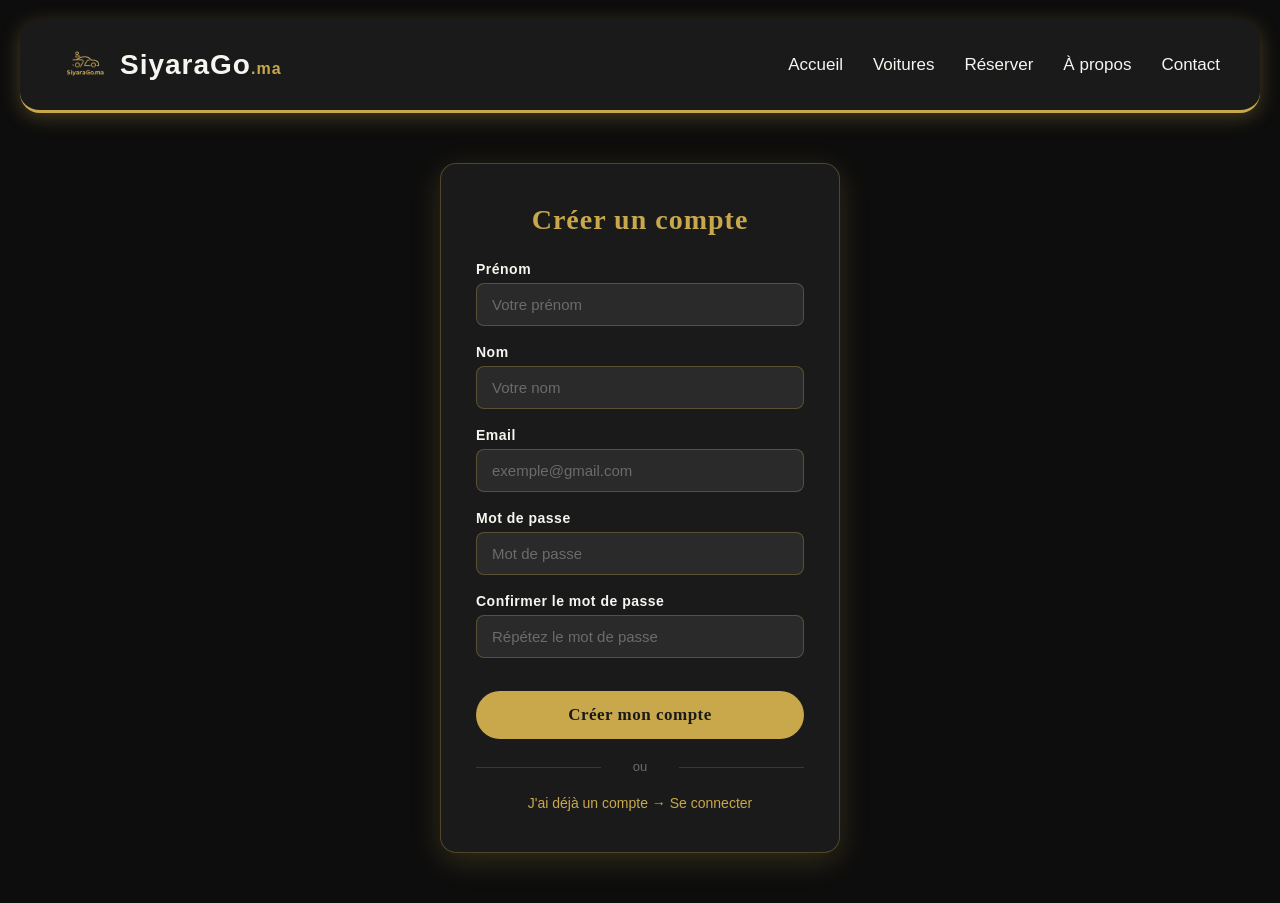
<file: inscription.html>
<!DOCTYPE html>
<html lang="fr">
<head>
  <meta charset="UTF-8">
  <title>Inscription — SiyaraGo</title>
  <style>
    :root {
      --primary: #0D0D0D;
      --accent:  #C9A84C;
      --light:   #F7F5F0;
      --mid:     #6B6B6B;
      --dark:    #1A1A1A;
    }

    * { margin: 0; padding: 0; box-sizing: border-box; }

    body {
      font-family: 'Segoe UI', Arial, sans-serif;
      background: var(--primary);
      min-height: 100vh;
      display: flex;
      flex-direction: column; 
      align-items: center;
    }

    
    .navbar {
      width: calc(100% - 40px);
      display: flex;
      align-items: center;
      justify-content: space-between;
      flex-shrink: 0;
      flex-wrap: nowrap;
      background-color: var(--dark);
      padding: 20px 40px;
      margin: 20px;
      border-bottom: 3px solid var(--accent);
      box-shadow: 0 4px 20px rgba(201, 168, 76, 0.3);
      position: sticky;
      top: 10px;
      z-index: 1000;
      border-radius: 20px;
    }

    .nav-logo {
      display: flex;
      align-items: center;
      gap: 10px;
      flex-shrink: 0;
    }

    .nav-brand {
      font-size: 28px;
      font-weight: bold;
      color: var(--light);
      font-family: 'Segoe UI', sans-serif;
      letter-spacing: 1px;
      white-space: nowrap;
    }

    .nav-brand-ext {
      color: var(--accent);
      font-size: 16px;
    }

    .nav-links {
      display: flex;
      list-style: none;
      gap: 30px;
      flex-shrink: 0;
    }

    .nav-links a {
      color: var(--light);
      text-decoration: none;
      font-size: 17px;
      font-weight: 500;
      padding: 7px 0;
      position: relative;
      transition: color 0.3s ease;
      font-family: 'Segoe UI', sans-serif;
      white-space: nowrap;
    }

    .nav-links a::after {
      content: '';
      position: absolute;
      bottom: 0; left: 0;
      width: 0%;
      height: 3px;
      background-color: var(--accent);
      transition: width 0.3s ease;
    }

    .nav-links a:hover::after,
    .nav-links a.active::after { width: 100%; }

    .nav-links a:hover,
    .nav-links a.active {
      color: var(--accent);
      font-weight: 900;
    }

   
    .page {
      background: var(--dark);
      padding: 40px 35px;
      border-radius: 16px;
      box-shadow: 0 8px 30px rgba(201, 168, 76, 0.2);
      border: 1px solid rgba(201, 168, 76, 0.3);
      width: 100%;
      max-width: 400px;
      margin: 30px auto 50px;  /* ✅ margin au lieu de centrage par flex */
    }

    h2 {
      text-align: center;
      color: var(--accent);
      margin-bottom: 25px;
      font-family: 'Times New Roman', Times, serif;
      font-size: 28px;
      letter-spacing: 1px;
    }

    .form-group {
      margin-bottom: 18px;
      text-align: left;
    }

    label {
      display: block;
      margin-bottom: 6px;
      font-weight: bold;
      color: var(--light);
      font-size: 14px;
      letter-spacing: 0.5px;
    }

    input {
      width: 100%;
      padding: 12px 15px;
      border: 1px solid rgba(201, 168, 76, 0.3);
      border-radius: 8px;
      font-size: 15px;
      background: #2a2a2a;
      color: var(--light);
      outline: none;
      transition: border-color 0.3s ease, box-shadow 0.3s ease;
      box-sizing: border-box;
    }

    input:focus {
      border-color: var(--accent);
      box-shadow: 0 0 8px rgba(201, 168, 76, 0.3);
    }

    input::placeholder {
      color: var(--mid);
    }

    button {
      width: 100%;
      padding: 14px;
      margin-top: 15px;
      background: var(--accent);
      color: var(--dark);
      border: none;
      border-radius: 25px;
      font-size: 17px;
      font-weight: bold;
      cursor: pointer;
      font-family: 'Times New Roman', Times, serif;
      transition: background 0.3s ease, box-shadow 0.3s ease;
      letter-spacing: 0.5px;
    }

    button:hover {
      background: #b8902e;
      box-shadow: 0 4px 14px rgba(201, 168, 76, 0.4);
    }
    .divider {
  text-align: center;
  color: var(--mid);
  font-size: 13px;
  margin: 20px 0;
  position: relative;
}

.divider::before,
.divider::after {
  content: '';
  position: absolute;
  top: 50%;
  width: 38%;
  height: 1px;
  background: rgba(201, 168, 76, 0.2);
}

.divider::before { left: 0; }
.divider::after  { right: 0; }

.links {
  text-align: center;
  margin-top: 5px;
}

.links a {
  color: var(--accent);
  text-decoration: none;
  font-size: 14px;
  transition: opacity 0.3s ease;
}

.links a:hover { opacity: 0.75; }

    #success-section {
      display: none;
      margin-top: 20px;
      text-align: center;
      color: var(--accent);
      font-weight: bold;
      font-size: 16px;
      letter-spacing: 0.5px;
    }

    @media (max-width: 768px) {
      .navbar {
        flex-wrap: wrap;
        gap: 12px;
        padding: 15px 20px;
        margin: 10px;
        width: calc(100% - 20px);
      }
      .nav-links { gap: 15px; flex-wrap: wrap; }
      .page { margin: 20px 15px 40px; padding: 25px 20px; }
    }
  </style>
</head>

<body>

  <nav class="navbar">
    <div class="nav-logo">
      <img src="./img/new logo.png" alt="Logo SiyaraGo" style="height: 50px;">
      <span class="nav-brand">SiyaraGo<span class="nav-brand-ext">.ma</span></span>
    </div>
    <ul class="nav-links">
      <li><a href="index.html">Accueil</a></li>
      <li><a href="voiture.html">Voitures</a></li>
      <li><a href="reservation.html">Réserver</a></li>
      <li><a href="apropos.html">À propos</a></li>
      <li><a href="contact.html">Contact</a></li>
    </ul>
  </nav>

  <div class="page">
    <h2> Créer un compte</h2>

    <div id="form-section">
      <div class="form-group">
        <label for="prenom">Prénom</label>
        <input type="text" id="prenom" placeholder="Votre prénom">
      </div>

      <div class="form-group">
        <label for="nom">Nom</label>
        <input type="text" id="nom" placeholder="Votre nom">
      </div>

      <div class="form-group">
        <label for="email">Email</label>
        <input type="email" id="email" placeholder="exemple@gmail.com">
      </div>

      <div class="form-group">
        <label for="password">Mot de passe</label>
        <input type="password" id="password" placeholder="Mot de passe">
      </div>

      <div class="form-group">
        <label for="confirm">Confirmer le mot de passe</label>
        <input type="password" id="confirm" placeholder="Répétez le mot de passe">
      </div>

      <button onclick="inscrire()">Créer mon compte</button>
    </div>
    <div class="divider">ou</div>

    <div class="links">
      <a href="connexion.html">J'ai déjà un compte → Se connecter</a>
    </div>

    <div id="success-section">
      <p id="success-msg"></p>
    </div>
  </div>

  <script>
    function inscrire() {
      let prenom   = document.getElementById("prenom").value.trim();
      let nom      = document.getElementById("nom").value.trim();
      let email    = document.getElementById("email").value.trim();
      let password = document.getElementById("password").value;
      let confirm  = document.getElementById("confirm").value;

      const emailRegex = /^[^\s@]+@[^\s@]+\.[^\s@]+$/;

      if (!prenom || !nom || !email || !password || !confirm) {
        alert("Veuillez remplir tous les champs !");
        return;
      }
      if (!emailRegex.test(email)) {
        alert("Email non valide !");
        return;
      }
      if (password.length < 6) {
        alert("Le mot de passe doit contenir au moins 6 caractères !");
        return;
      }
      if (password !== confirm) {
        alert("Les mots de passe ne correspondent pas !");
        return;
      }

      document.getElementById("form-section").style.display = "none";
      document.getElementById("success-section").style.display = "block";
      document.getElementById("success-msg").innerHTML =
        "Bienvenue <strong>" + prenom + " " + nom + "</strong> !<br><br>" +
        "<span style='color:var(--mid);font-size:14px;'>Votre compte a été créé avec succès.</span><br><br>" +
        "<a href='index.html' style='color:var(--accent);text-decoration:none;font-size:15px;'>← Retour à l'accueil</a>";
    }
  </script>

</body>
</html>
</file>
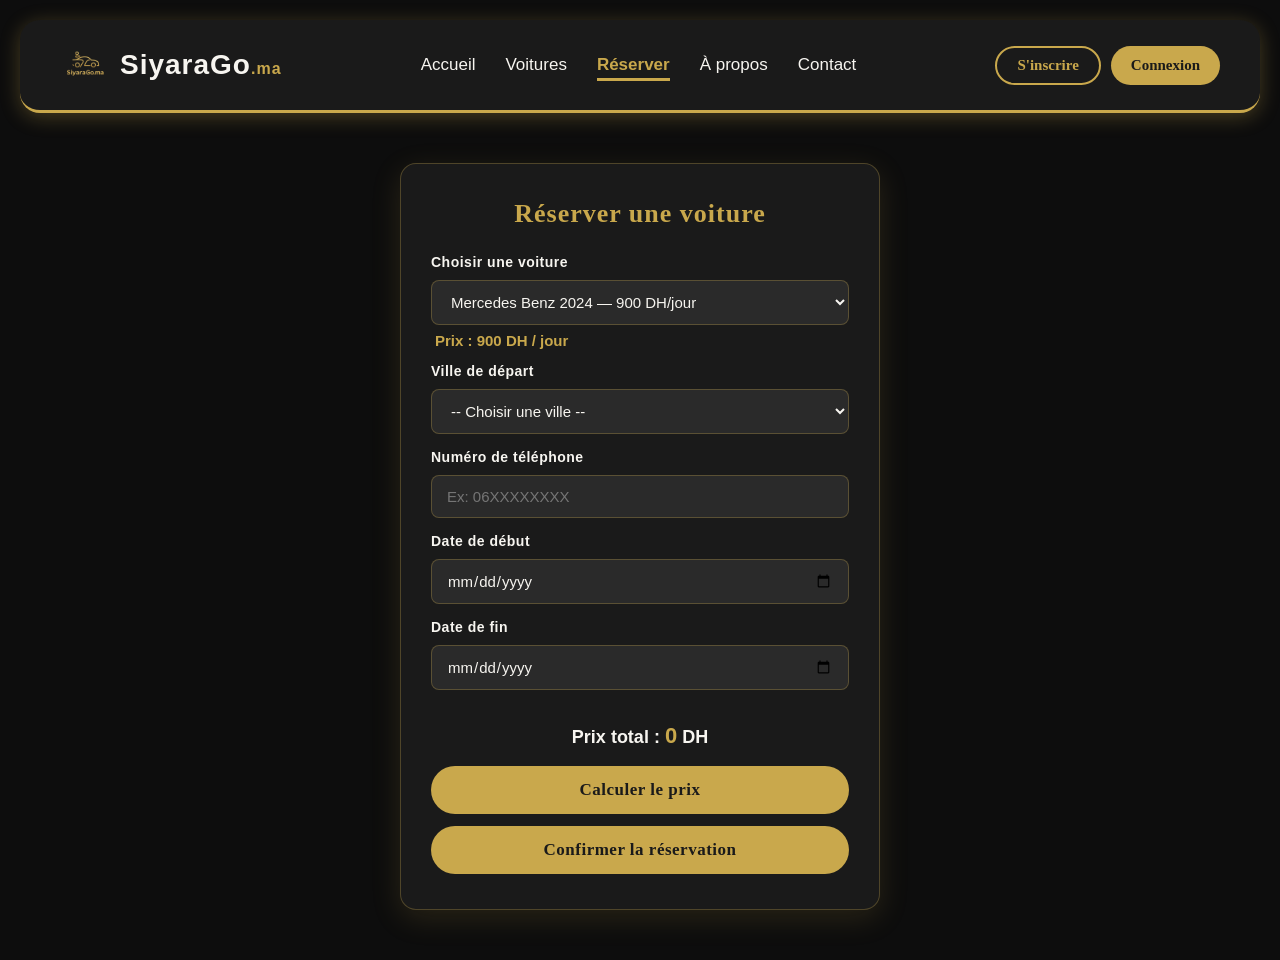
<file: reservation.html>
<!DOCTYPE html>
<html lang="fr">
<head>
<meta charset="UTF-8">
<title>Réserver — SiyaraGo</title>
<style>
:root {
  --primary: #0D0D0D;
  --accent:  #C9A84C;
  --light:   #F7F5F0;
  --mid:     #6B6B6B;
  --dark:    #1A1A1A;
}

* { margin: 0; padding: 0; box-sizing: border-box; }

body {
  font-family: 'Segoe UI', Arial, sans-serif;
  background: var(--primary);
  min-height: 100vh;
  display: flex;
  flex-direction: column;
  align-items: center;
}


.navbar {
  width: 100%;
  display: flex;
  align-items: center;
  justify-content: space-between;
  flex-shrink: 0;
  flex-wrap: nowrap;
  background-color: var(--dark);
  padding: 20px 40px;
  margin: 20px;
  border-bottom: 3px solid var(--accent);
  box-shadow: 0 4px 20px rgba(201, 168, 76, 0.3);
  position: sticky;
  top: 10px;
  z-index: 1000;
  border-radius: 20px;
  width: calc(100% - 40px);
}

.nav-logo {
  display: flex;
  align-items: center;
  gap: 10px;
  flex-shrink: 0;
}

.nav-brand {
  font-size: 28px;
  font-weight: bold;
  color: var(--light);
  font-family: 'Segoe UI', sans-serif;
  letter-spacing: 1px;
  white-space: nowrap;
}

.nav-brand-ext {
  color: var(--accent);
  font-size: 16px;
}

.nav-links {
  display: flex;
  list-style: none;
  gap: 30px;
  flex-shrink: 0;
}

.nav-links a {
  color: var(--light);
  text-decoration: none;
  font-size: 17px;
  font-weight: 500;
  padding: 7px 0;
  position: relative;
  transition: color 0.3s ease;
  font-family: 'Segoe UI', sans-serif;
  white-space: nowrap;
}

.nav-links a::after {
  content: '';
  position: absolute;
  bottom: 0; left: 0;
  width: 0%;
  height: 3px;
  background-color: var(--accent);
  transition: width 0.3s ease;
}

.nav-links a:hover::after,
.nav-links a.active::after { width: 100%; }

.nav-links a:hover,
.nav-links a.active {
  color: var(--accent);
  font-weight: 900;
}

.nav-buttons {
  display: flex;
  gap: 10px;
  flex-shrink: 0;
}


.btn-sinscrire {
  background: transparent;
  color: var(--accent);
  font-size: 15px;
  padding: 9px 20px;
  border: 2px solid var(--accent);
  border-radius: 25px;
  cursor: pointer;
  font-weight: bold;
  font-family: 'Times New Roman', Times, serif;
  transition: all 0.3s ease;
  width: auto;
  margin-top: 0;
}

.btn-sinscrire a {
  color: var(--accent);
  text-decoration: none;
}

.btn-sinscrire:hover {
  background: var(--accent);
  color: var(--dark);
}

.btn-sinscrire:hover a { color: var(--dark); }

.btn-connexion {
  background: var(--accent);
  color: var(--dark);
  font-size: 15px;
  padding: 9px 20px;
  border: none;
  border-radius: 25px;
  cursor: pointer;
  font-weight: bold;
  font-family: 'Times New Roman', Times, serif;
  transition: all 0.3s ease;
  width: auto;
  margin-top: 0;
}

.btn-connexion:hover {
  background: #b8902e;
  box-shadow: 0 0 12px rgba(201, 168, 76, 0.5);
}


.container {
  width: 100%;
  max-width: 480px;
  margin: 30px auto 50px;
  background: var(--dark);
  padding: 35px 30px;
  border-radius: 16px;
  border: 1px solid rgba(201, 168, 76, 0.3);
  box-shadow: 0 8px 30px rgba(201, 168, 76, 0.15);
}

h2 {
  text-align: center;
  color: var(--accent);
  font-family: 'Times New Roman', Times, serif;
  font-size: 26px;
  margin-bottom: 25px;
  letter-spacing: 1px;
}


h3 {
  color: var(--light);
  text-align: center;
  margin: 18px 0 5px;
  font-size: 18px;
  font-family: 'Segoe UI', sans-serif;
}

h3 span {
  color: var(--accent);
  font-size: 22px;
  font-weight: bold;
}

label {
  display: block;
  color: var(--light);
  font-size: 14px;
  font-weight: bold;
  margin-bottom: 5px;
  letter-spacing: 0.5px;
}

input, select {
  width: 100%;
  padding: 12px 15px;
  margin: 5px 0 15px;
  background: #2a2a2a;
  border: 1px solid rgba(201, 168, 76, 0.3);
  border-radius: 8px;
  color: var(--light);
  font-size: 15px;
  font-family: 'Segoe UI', Arial, sans-serif;
  transition: border-color 0.3s ease, box-shadow 0.3s ease;
  outline: none;
  box-sizing: border-box;
}

input:focus, select:focus {
  border-color: var(--accent);
  box-shadow: 0 0 8px rgba(201, 168, 76, 0.3);
}

select option {
  background: var(--dark);
  color: var(--light);
}


#prixJour {
  color: var(--accent);
  font-weight: bold;
  font-size: 15px;
  margin: -8px 0 14px;
  padding-left: 4px;
}


.container button {
  width: 100%;
  padding: 14px;
  margin-top: 12px;
  background: var(--accent);
  color: var(--dark);
  border: none;
  border-radius: 25px;
  cursor: pointer;
  font-size: 17px;
  font-weight: bold;
  font-family: 'Times New Roman', Times, serif;
  letter-spacing: 0.5px;
  transition: background 0.3s ease, box-shadow 0.3s ease;
}

.container button:hover {
  background: #b8902e;
  box-shadow: 0 4px 14px rgba(201, 168, 76, 0.4);
}


@media (max-width: 768px) {
  .navbar {
    flex-wrap: wrap;
    gap: 12px;
    padding: 15px 20px;
    margin: 10px;
    width: calc(100% - 20px);
  }
  .nav-links { gap: 15px; flex-wrap: wrap; }
  .container { margin: 20px 15px 40px; padding: 25px 20px; }
}
</style>
</head>

<body>

<nav class="navbar">
  <div class="nav-logo">
    <img src="./img/new logo.png" alt="Logo" style="height:50px;">
    <span class="nav-brand">SiyaraGo<span class="nav-brand-ext">.ma</span></span>
  </div>

  <ul class="nav-links">
    <li><a href="index.html">Accueil</a></li>
    <li><a href="voiture.html">Voitures</a></li>
    <li><a href="reservation.html" class="active">Réserver</a></li>
    <li><a href="apropos.html">À propos</a></li>
    <li><a href="contact.html">Contact</a></li>
  </ul>

  <div class="nav-buttons">
    <button class="btn-sinscrire"><a href="inscription.html">S'inscrire</a></button>
    <button class="btn-connexion">Connexion</button>
  </div>
</nav>

<div class="container">
  <h2>Réserver une voiture</h2>

  <label>Choisir une voiture</label>
  <select id="voiture">
    <option value="900">Mercedes Benz 2024 — 900 DH/jour</option>
    <option value="350">Toyota Yaris 2024 — 350 DH/jour</option>
    <option value="600">BMW Série 3 2024 — 600 DH/jour</option>
    <option value="250">Dacia Logan 2024 — 250 DH/jour</option>
    <option value="300">Renault Clio 2024 — 300 DH/jour</option>
    <option value="500">Hyundai Tucson 2024 — 500 DH/jour</option>
  </select>

  <p id="prixJour">Prix : 900 DH / jour</p>

  <label>Ville de départ</label>
  <select id="ville">
    <option value="">-- Choisir une ville --</option>
    <option>Casablanca</option>
    <option>Rabat</option>
    <option>Marrakech</option>
    <option>Agadir</option>
  </select>

  <label>Numéro de téléphone</label>
  <input type="tel" id="telephone" placeholder="Ex: 06XXXXXXXX">

  <label>Date de début</label>
  <input type="date" id="debut">

  <label>Date de fin</label>
  <input type="date" id="fin">

  <h3>Prix total : <span id="total">0</span> DH</h3>

  <button onclick="calculer()"> Calculer le prix</button>
  <button onclick="confirmer()"> Confirmer la réservation</button>
</div>

<script>
  

let today = new Date().toISOString().split("T")[0];
document.getElementById("debut").min = today;
document.getElementById("fin").min = today;


document.getElementById("voiture").addEventListener("change", function(){
  document.getElementById("prixJour").innerText =
    "Prix : " + this.value + " DH / jour";
});

function calculer(){
  let prix  = parseInt(document.getElementById("voiture").value);
  let debut = document.getElementById("debut").value;
  let fin   = document.getElementById("fin").value;

  if(!debut || !fin){
    alert("Veuillez remplir les dates !");
    return;
  }

  let date1 = new Date(debut);
  let date2 = new Date(fin);
  date1.setHours(0,0,0,0);
  date2.setHours(0,0,0,0);

  if(date2 <= date1){
    alert("La date de fin doit être après la date de début !");
    return;
  }

  let diff  = (date2 - date1) / (1000 * 60 * 60 * 24);
  let total = Math.floor(diff * prix);
  document.getElementById("total").innerText = total;
}

function confirmer(){
  let ville = document.getElementById("ville").value;
  let tel   = document.getElementById("telephone").value;
  let debut = document.getElementById("debut").value;
  let fin   = document.getElementById("fin").value;
  let total = document.getElementById("total").innerText;

  if(ville === "" || tel === "" || debut === "" || fin === ""){
    alert("Veuillez remplir toutes les informations !");
    return;
  }

  if(!/^0[5-7][0-9]{8}$/.test(tel)){
    alert("Numéro de téléphone invalide !");
    return;
  }

  if(total == 0){
    alert("Veuillez calculer le prix d'abord !");
    return;
  }

  alert(" Votre réservation est enregistrée ! Merci pour votre confiance ");
}
</script>

</body>
</html>
</file>
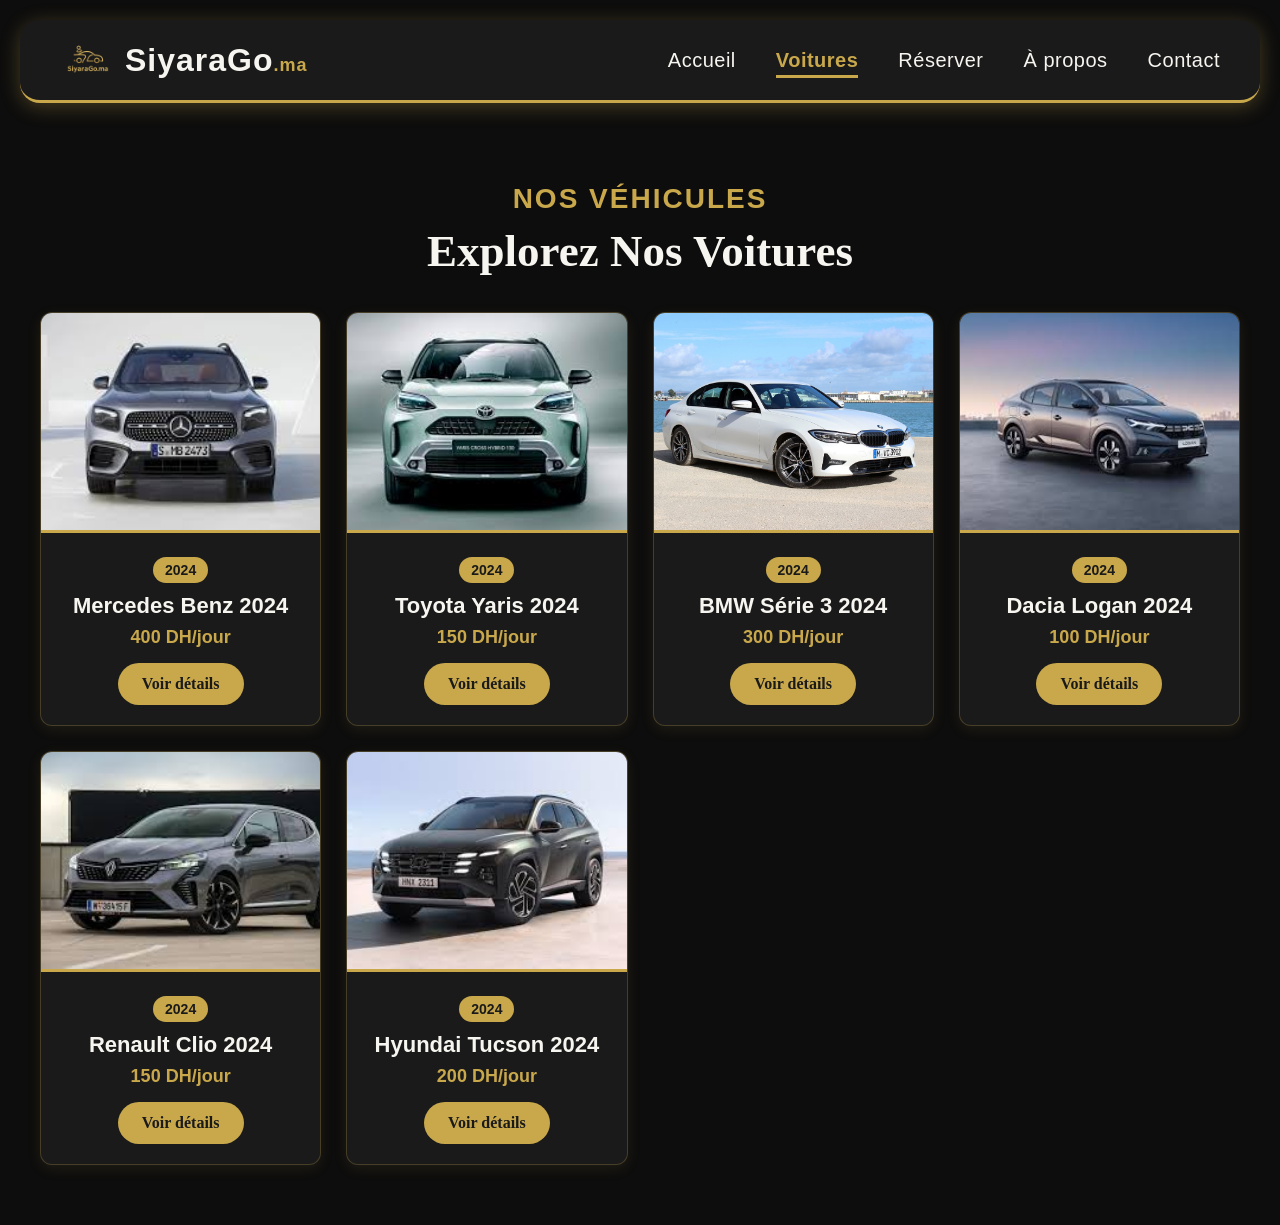
<file: voiture.html>
<!DOCTYPE html>
<html lang="fr">
<head>
<meta charset="UTF-8">
<title>Voitures</title>

<link rel="stylesheet" href="./css/style.css">


<style>
  

.cars {
  padding: 60px 40px;
  text-align: center;
  background-color: var(--primary);
}

.cars .sub {
  color: var(--accent);
  font-size: 28px;
  letter-spacing: 2px;
  text-transform: uppercase;
  font-weight: bold;
}

.cars h2 {
  font-size: 45px;
  margin: 10px 0 35px;
  color: var(--light);
  font-family: 'Times New Roman', Times, serif;
}

.cars-row {
  display: grid;
  grid-template-columns: repeat(auto-fit, minmax(280px, 1fr));
  gap: 25px;
  max-width: 1200px;
  margin: 0 auto;
}


.car {
  background: var(--dark);
  border: 1px solid rgba(201, 168, 76, 0.25);
  border-radius: 12px;
  overflow: hidden;
  box-shadow: 0 4px 14px rgba(201, 168, 76, 0.1);
  transition: transform 0.3s ease, box-shadow 0.3s ease;
}


.car:hover {
  transform: translateY(-6px);
  box-shadow: 0 12px 28px rgba(201, 168, 76, 0.3);
  border-color: var(--accent);
}

.car img {
  width: 100%;
  height: 220px;
  object-fit: cover;
  border-bottom: 3px solid var(--accent);
}

.car-info {
  padding: 20px;
  text-align: center;
}

.car-info h3 {
  font-size: 22px;
  font-weight: bold;
  color: var(--light);
  margin-bottom: 8px;
  font-family: 'Segoe UI', sans-serif;
}

.car-info .prix {
  font-size: 18px;
  font-weight: bold;
  color: var(--accent);
  margin-bottom: 15px;
}

.badge {
  display: inline-block;
  background: var(--accent);
  color: var(--dark);
  padding: 5px 12px;
  border-radius: 20px;
  font-size: 14px;
  font-weight: bold;
  margin-bottom: 10px;
}

.car-info button {
  padding: 12px 24px;
  background: var(--accent);
  color: var(--dark);
  border: none;
  border-radius: 25px;
  cursor: pointer;
  font-size: 16px;
  font-weight: bold;
  font-family: 'Times New Roman', Times, serif;
  transition: background 0.3s ease, box-shadow 0.3s ease;
}


.car-info button:hover {
  background: #b8902e;
  box-shadow: 0 4px 12px rgba(201, 168, 76, 0.4);
}
</style>

</head>

<body>


<nav class="navbar">
  <div class="nav-logo">
    <img src="./img/new logo.png" alt="Logo" style="height: 55px;">
    <span class="nav-brand">
      SiyaraGo<span class="nav-brand-ext">.ma</span>
    </span>
  </div>

  <ul class="nav-links">
    <li><a href="index.html" class="active">Accueil</a></li>
    <li><a href="voiture.html">Voitures</a></li>
    <li><a href="reservation.html">Réserver</a></li>
    <li><a href="apropos.html">À propos</a></li>
    <li><a href="contact.html">Contact</a></li>
  </ul>
</nav>


<div class="cars">
  <p class="sub">NOS VÉHICULES</p>
  <h2>Explorez Nos Voitures</h2>

  <div class="cars-row" id="liste"></div>
</div>


<script>
const voitures = [
  {
    nom: "Mercedes Benz 2024",
    prix: "400 DH/jour",
    image: "./img/mercedes.png",
    boite: "Automatique",
    carburant: "Diesel",
    places: "5",
    coffre: "Grand",
    puissance: "190 ch"
  },
  {
    nom: "Toyota Yaris 2024",
    prix: "150 DH/jour",
    image: "./img/toyota.png",
    boite: "Manuelle",
    carburant: "Essence",
    places: "5",
    coffre: "Petit",
    puissance: "110 ch"
  },
  {
    nom: "BMW Série 3 2024",
    prix: "300 DH/jour",
    image: "./img/BMW.png",
    boite: "Automatique",
    carburant: "Diesel",
    places: "5",
    coffre: "Grand",
    puissance: "184 ch"
  },
  {
    nom: "Dacia Logan 2024",
    prix: "100 DH/jour",
    image: "./img/dacia.png",
    boite: "Manuelle",
    carburant: "Essence",
    places: "5",
    coffre: "Grand",
    puissance: "90 ch"
  },
  {
    nom: "Renault Clio 2024",
    prix: "150 DH/jour",
    image: "./img/renault.png",
    boite: "Manuelle",
    carburant: "Diesel",
    places: "5",
    coffre: "Moyen",
    puissance: "100 ch"
  },
  {
    nom: "Hyundai Tucson 2024",
    prix: "200 DH/jour",
    image: "./img/hyunday.png",
    boite: "Automatique",
    carburant: "Hybride",
    places: "5",
    coffre: "Très grand",
    puissance: "230 ch"
  }
];


const liste = document.getElementById("liste");

voitures.forEach(v => {
  liste.innerHTML += `
    <div class="car">
      <img src="${v.image}">
      <div class="car-info">
        <span class="badge">2024</span>
        <h3>${v.nom}</h3>
        <p class="prix">${v.prix}</p>

        <button onclick='goDetail(${JSON.stringify(v)})'>
          Voir détails
        </button>

      </div>
    </div>
  `;
});


function goDetail(v){
  localStorage.setItem("voiture", JSON.stringify(v));
  window.location.href = "details.html";
}

</script>

</body>
<script src="./js/script.js"></script>
</html>
</file>
<file: css/style.css>
:root {
  --primary:   #0D0D0D;
  --accent:    #C9A84C;
  --light:     #F7F5F0;
  --mid:       #6B6B6B;
  --dark:      #1A1A1A;
}

* { margin: 0; padding: 0; box-sizing: border-box; }

body {
  font-family: Arial, sans-serif;
  color: var(--light);
  min-height: 100vh;
  background-color: var(--primary);
  display: flex;
  flex-direction: column;
}


.navbar {
  display: flex;
  align-items: center;
  justify-content: space-between;
  flex-shrink: 0;    
  flex-wrap: nowrap;   
  background-color: var(--dark);
  padding: 20px 40px;
  margin: 20px;
  border-bottom: 3px solid var(--accent);
  box-shadow: 0 4px 20px rgba(201, 168, 76, 0.3);
  position: sticky;
  top: 10px;
  z-index: 1000;
  border-radius: 20px;
}

.nav-logo {
  display: flex;
  align-items: center;
  gap: 10px;
  height: 40px;
}

.nav-brand {
  font-size: 32px;
  font-weight: bold;
  color: var(--light);
  font-family: 'Segoe UI', sans-serif;
  letter-spacing: 1px;
}

.nav-brand-ext {
  color: var(--accent);
  font-size: 18px;
}

.nav-links {
  display: flex;
  list-style: none;
  gap: 40px;
  margin: 0;
  padding: 0;
}

.nav-links a {
  color: var(--light);
  text-decoration: none;
  font-size: 20px;
  font-weight: 500;
  padding: 7px 0;
  position: relative;
  transition: color 0.3s ease;
  font-family: 'Segoe UI', sans-serif;
  letter-spacing: 0.5px;
}

.nav-links a::after {
  content: '';
  position: absolute;
  bottom: 0; left: 0;
  width: 0%;
  height: 3px;
  background-color: var(--accent);
  transition: width 0.3s ease;
}

.nav-links a:hover::after,
.nav-links a.active::after { width: 100%; }

.nav-links a:hover,
.nav-links a.active {
  color: var(--accent);
  font-weight: 900;
}

.nav-buttons { display: flex; gap: 10px; }
.nav-logo { flex-shrink: 0; }
.nav-links { flex-shrink: 0; }
.nav-buttons { flex-shrink: 0; }

.btn-sinscrire {
  background: transparent;
  color: var(--accent);
  font-size: 16px;
  padding: 10px 20px;
  border: 2px solid var(--accent);
  border-radius: 25px;
  cursor: pointer;
  transition: background-color 0.3s ease, color 0.3s ease;
  outline: none;
  font-weight: bold;
  font-family: 'Times New Roman', Times, serif;
}

.btn-sinscrire a {
  color: var(--accent);
  text-decoration: none;
}

.btn-sinscrire:hover {
  background-color: var(--accent);
  color: var(--dark);
}

.btn-sinscrire:hover a {
  color: var(--dark);
}

.btn-connexion {
  background-color: var(--accent);
  border: 1.5px solid var(--accent);
  color: var(--dark);
  padding: 9px 24px;
  border-radius: 25px;
  cursor: pointer;
  font-size: 19px;
  transition: all 0.3s ease;
  font-family: 'Times New Roman', Times, serif;
  font-weight: bold;
}

.btn-connexion:hover {
  background-color: #b8902e;
  box-shadow: 0 0 12px rgba(201, 168, 76, 0.6);
}


.hero {
  display: flex;
  align-items: center;
  justify-content: space-between;
  padding: 60px 150px;
  gap: 40px;
  flex-wrap: wrap;
  min-height: 70vh;
}

@media (max-width: 768px) {
  .hero { padding: 40px 20px; }
  .navbar { padding: 15px 20px; margin: 10px; }
  .nav-links { gap: 20px; }
}

.hero-text {
  flex: 1;
  min-width: 280px;
  max-width: 500px;
}

.hero h1 {
  font-size: 48px;
  margin-bottom: 15px;
  line-height: 1.2;
  color: var(--light);
  font-family: 'Times New Roman', Times, serif;
}

.hero h1 span {
  color: var(--accent);
  font-family: 'Times New Roman', Times, serif;
  font-weight: bold;
  font-size: 75px;
}

.hero p {
  color: var(--mid);
  margin-bottom: 35px;
  line-height: 1.6;
  font-size: 25px;
}

.hero-btn {
  padding: 18px 32px;
  background: linear-gradient(90deg, var(--accent) 0%, #b8902e 100%);
  color: var(--dark);
  border: none;
  border-radius: 6px;
  cursor: pointer;
  font-size: 25px;
  font-weight: bold;
  font-family: 'Times New Roman', Times, serif;
  transition: all 0.3s ease;
}

.hero-btn:hover {
  background: linear-gradient(90deg, #b8902e 0%, var(--accent) 100%);
  box-shadow: 0 0 12px rgba(201, 168, 76, 0.5);
}

.hero-img {
  flex: 1;
  min-width: 280px;
  max-width: 600px;
  border-radius: 12px;
  padding: 10px;
  text-align: center;
}

.hero-img img {
  width: 95%;
  border-radius: 5px;
  box-shadow: 0 8px 30px rgba(201, 168, 76, 0.2);
}


.steps {
  text-align: center;
  padding: 80px 40px;
  width: 100%;
  background-color: var(--dark);
}

.steps .sub {
  color: var(--accent);
  font-size: 30px;
  letter-spacing: 1px;
  text-transform: uppercase;
}

.steps h2 {
  font-size: 60px;
  margin: 8px 0 30px;
  color: var(--light);
  font-family: 'Times New Roman', Times, serif;
}

.steps-row {
  display: flex;
  justify-content: center;
  gap: 30px;
  flex-wrap: wrap;
  max-width: 1100px;
  margin: 0 auto;
}

.step {
  background: linear-gradient(135deg, #1f1f1f 0%, #2a2a2a 100%);
  border: 1px solid var(--accent);
  border-radius: 12px;
  padding: 40px 30px;
  width: 100%;
  box-shadow: 0 6px 20px rgba(201, 168, 76, 0.15);
  transition: transform 0.3s ease, box-shadow 0.3s ease;
}

.step:hover {
  transform: translateY(-6px);
  box-shadow: 0 12px 28px rgba(201, 168, 76, 0.3);
}

.step .icon { font-size: 40px; margin-bottom: 10px; }
.step h3 { color: var(--accent); margin-bottom: 8px; font-size: 30px; font-family: Arial, Helvetica, sans-serif; }
.step p { color: var(--light); font-size: 20px; line-height: 1.5; font-family: 'Times New Roman', Times, serif; }


.cars { padding: 60px 40px; text-align: center; background-color: var(--primary); }

.cars h2 {
  font-size: 25px;
  margin: 8px 0 35px;
  color: var(--accent);
  font-family: 'Times New Roman', Times, serif;
}

.cars-row {
  display: grid;
  grid-template-columns: repeat(auto-fit, minmax(300px, 1fr));
  gap: 25px;
  max-width: 1200px;
  margin: 0 auto;
}

.nos {
  font-size: 50px;
  color: var(--light);
  font-family: 'Arial', 'Helvetica', sans-serif;
  margin: 30px 0 20px;
}

.cars-grid {
  display: grid;
  grid-template-columns: repeat(auto-fit, minmax(220px, 1fr));
  gap: 20px;
  margin-top: 20px;
}

.car-card {
  background: var(--dark);
  border: 1px solid rgba(201, 168, 76, 0.3);
  border-radius: 10px;
  padding: 40px;
  text-align: center;
  box-shadow: 0 6px 20px rgba(201, 168, 76, 0.1);
  transition: transform 0.3s ease, box-shadow 0.3s ease;
}

.car-card:hover {
  transform: translateY(-6px);
  box-shadow: 0 12px 28px rgba(201, 168, 76, 0.25);
  border-color: var(--accent);
}

.car-card img {
  width: 100%;
  height: 300px;
  object-fit: cover;
  border-radius: 8px;
  margin-bottom: 20px;
}

.car-card h3 {
  margin: 0 0 8px 0;
  font-size: 27px;
  font-weight: bold;
  color: var(--light);
  font-family: 'Segoe UI', sans-serif;
  letter-spacing: 0.5px;
}

.car-card p {
  font-size: 20px;
  font-weight: bold;
  color: var(--accent);
  margin-bottom: 20px;
  letter-spacing: 0.5px;
}

.btn-reserver {
  width: 100%;
  padding: 16px;
  font-size: 20px;
  font-weight: bold;
  background: var(--accent);
  color: var(--dark);
  border: none;
  border-radius: 8px;
  cursor: pointer;
  transition: background 0.3s ease, box-shadow 0.3s ease;
  font-family: 'Times New Roman', Times, serif;
  letter-spacing: 0.5px;
  margin-top: 12px;
}

.btn-reserver:hover {
  background: #b8902e;
  box-shadow: 0 4px 12px rgba(201, 168, 76, 0.4);
}

.cars-plus {
  text-align: center;
  margin-top: 30px;
}

.btn-plus {
  padding: 16px 38px;
  background: transparent;
  border: 2px solid var(--accent);
  color: var(--accent);
  border-radius: 25px;
  cursor: pointer;
  font-size: 22px;
  transition: all 0.3s ease;
  font-family: 'Times New Roman', Times, serif;
  margin-top: 20px;
}

.btn-plus a {
  color: inherit;
  text-decoration: none;
}

.btn-plus:hover {
  background: var(--accent);
  color: var(--dark);
}


footer {
  background: linear-gradient(135deg, var(--dark) 0%, #2a1f00 100%);
  color: var(--accent);
  text-align: center;
  padding: 25px;
  margin-top: auto;
  width: 100%;
  font-family: 'Times New Roman', Times, serif;
  font-weight: bold;
  border-top: 2px solid var(--accent);
}
@media (max-width: 640px) {
      .navbar {
        width: calc(100% - 24px);
        margin: 12px;
        padding: 14px 20px;
        border-radius: 16px;
        flex-wrap: wrap;
        position: relative; 
      }
    }
</file>
